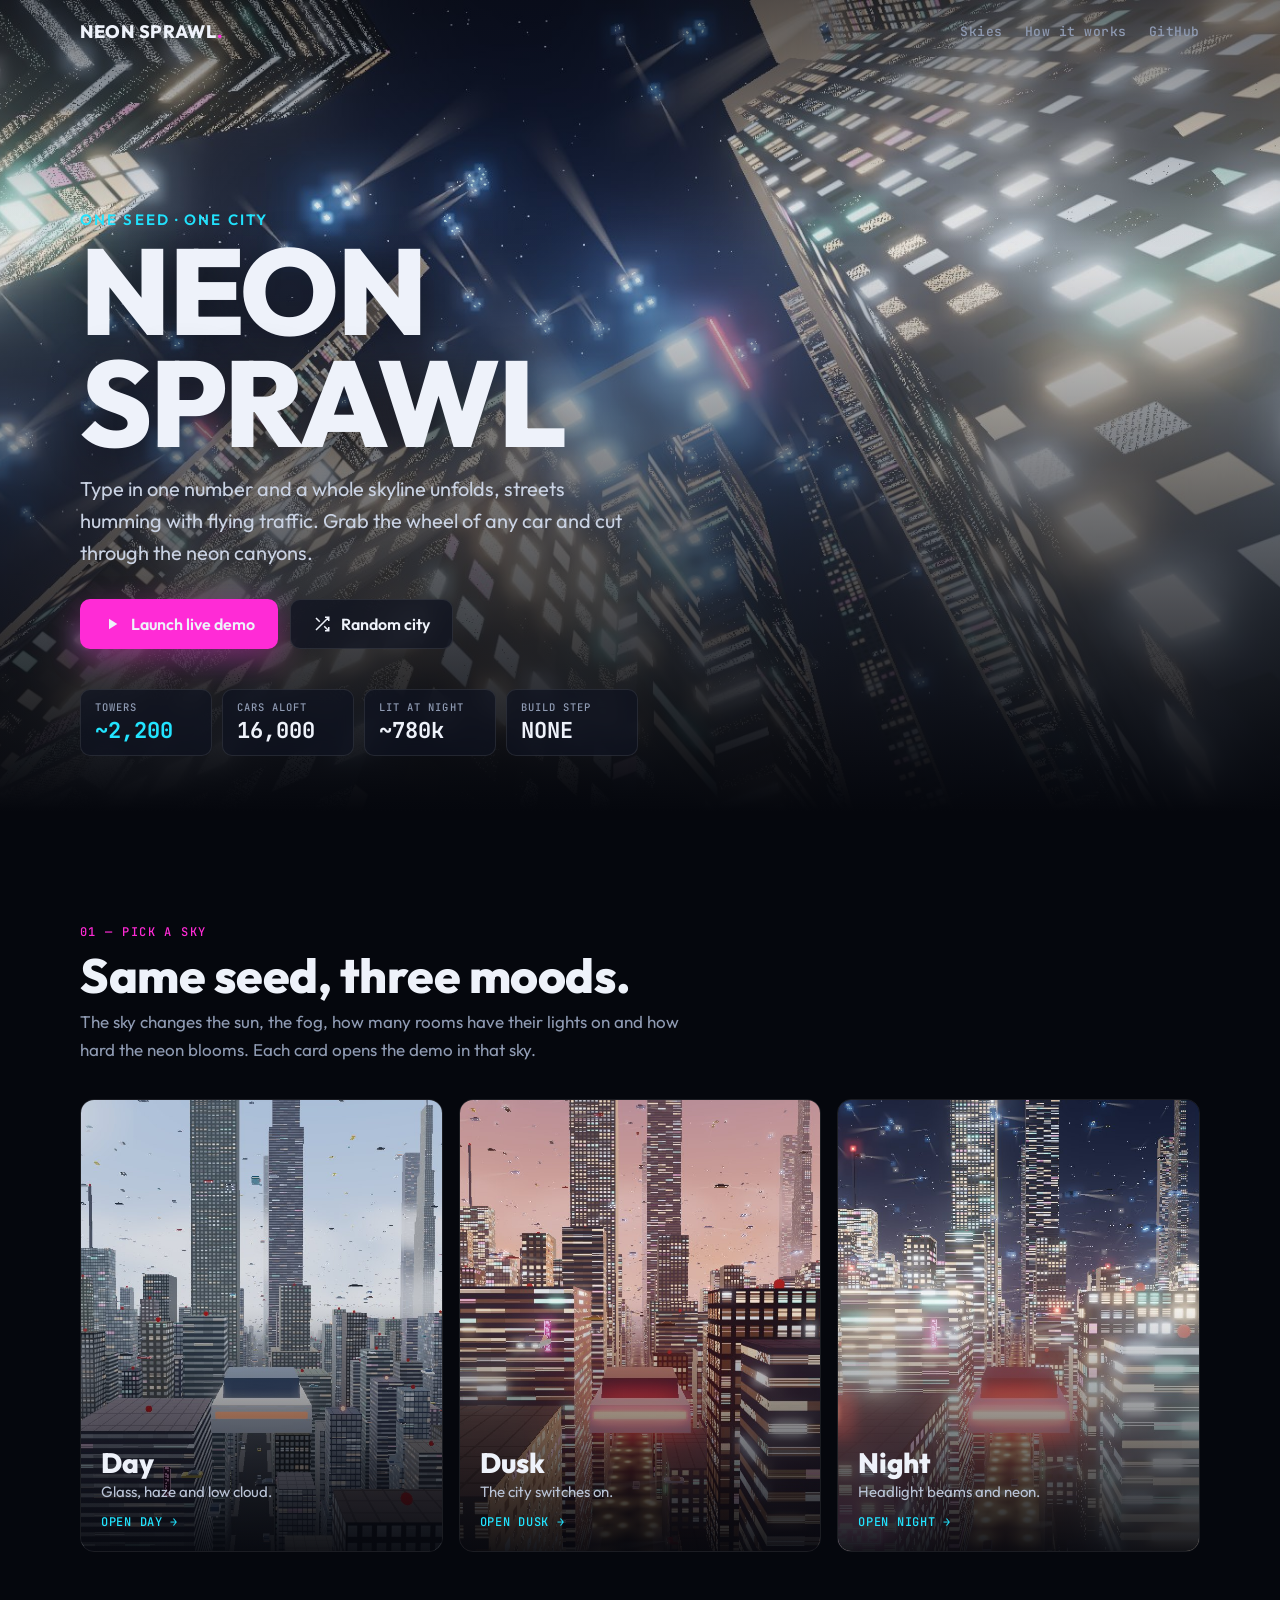
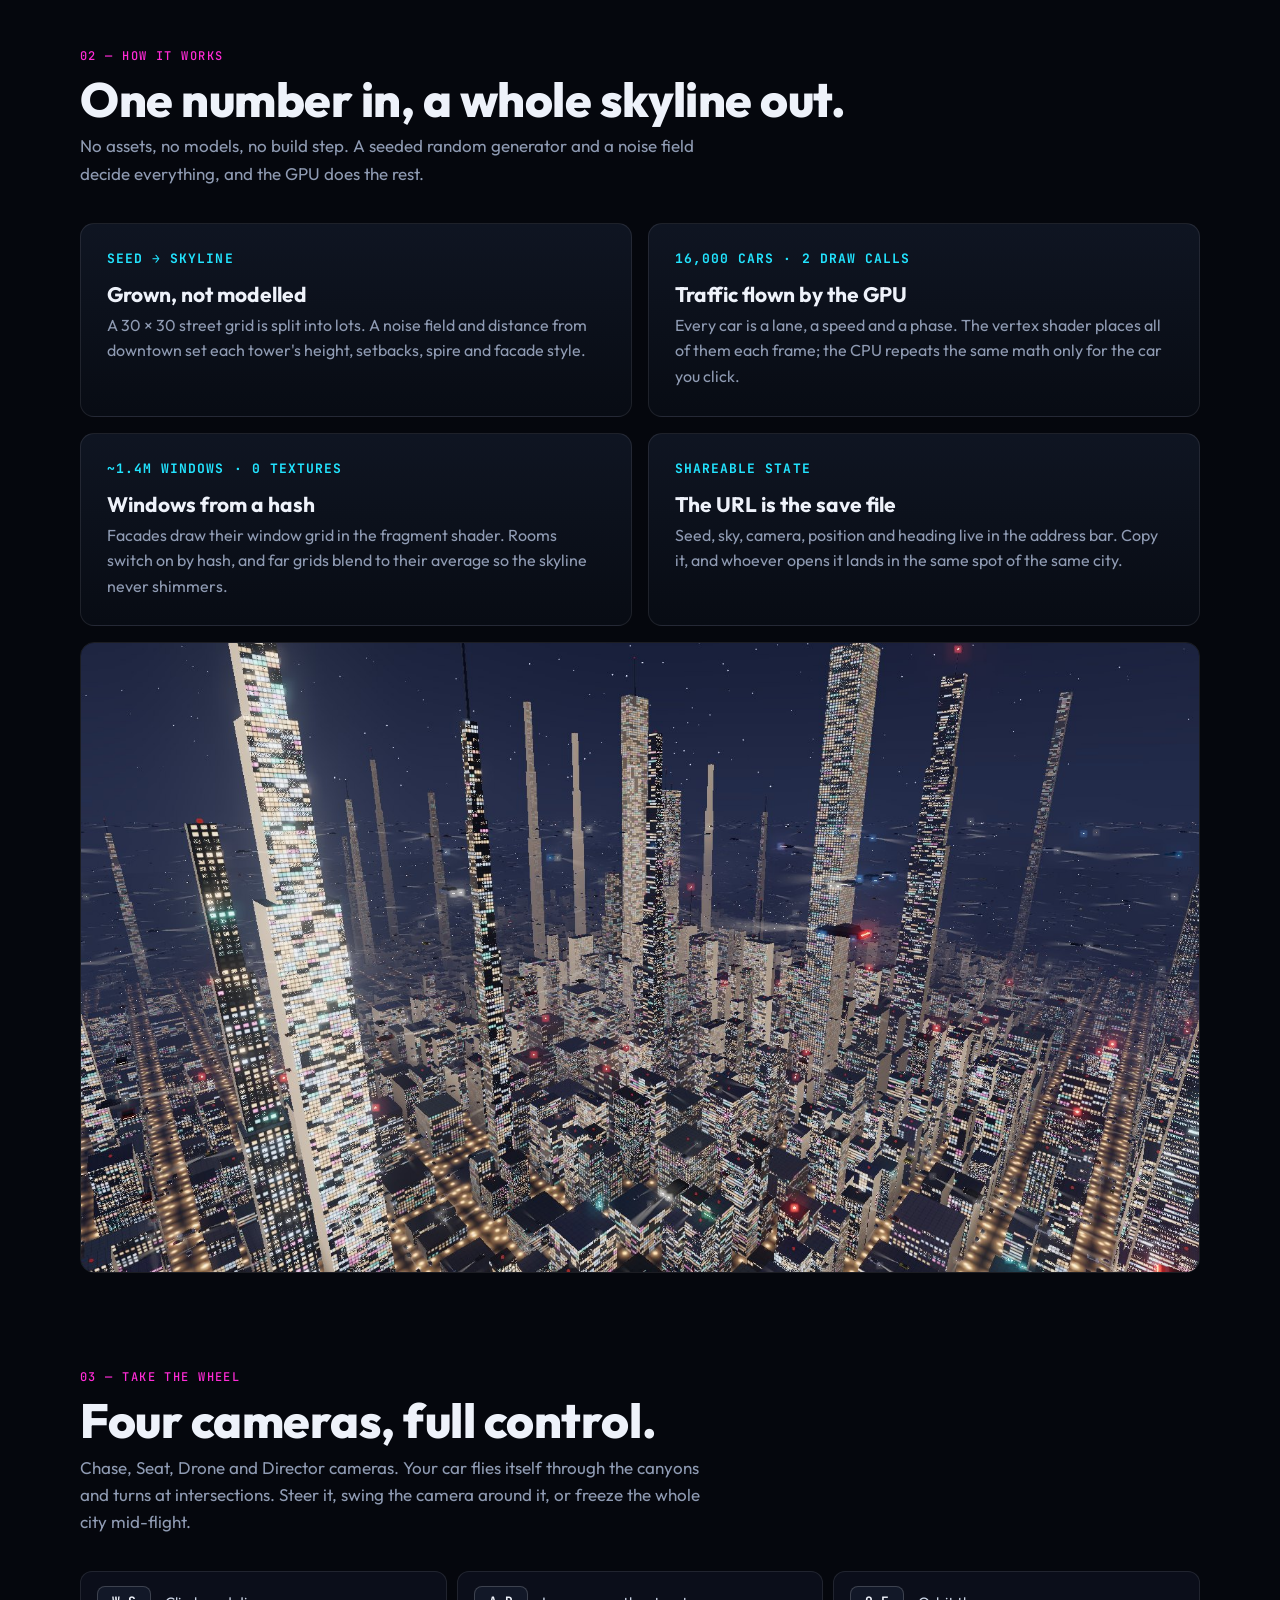
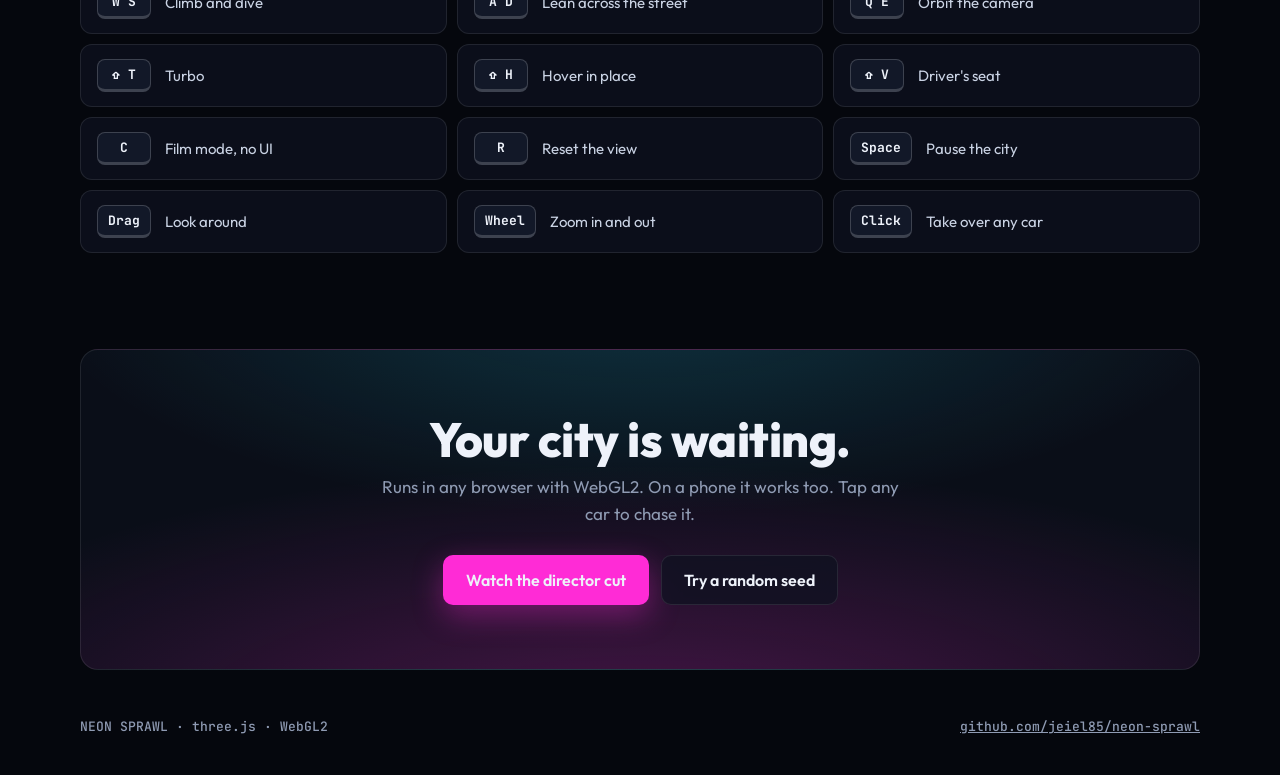
<file: index.html>
<!doctype html>
<html lang="en">
<head>
<meta charset="utf-8">
<meta name="viewport" content="width=device-width,initial-scale=1">
<title>Neon Sprawl — a flying-car city from a single number</title>
<meta name="description" content="A whole cyberpunk city from a single number: 2,200 towers and 16,000 flying cars, running live in your browser.">
<meta property="og:title" content="Neon Sprawl">
<meta property="og:description" content="A whole cyberpunk city from a single number. Fly it live in your browser.">
<meta property="og:image" content="https://jeiel85.github.io/neon-sprawl/assets/night-skyline.jpg">
<meta property="og:type" content="website">
<meta name="twitter:card" content="summary_large_image">
<meta name="theme-color" content="#05070d">
<link rel="icon" href="data:image/svg+xml,%3Csvg xmlns='http://www.w3.org/2000/svg' viewBox='0 0 32 32'%3E%3Crect width='32' height='32' rx='7' fill='%230b0f1a'/%3E%3Cpath d='M5 30V11h5v19M11 30V5h6v25M18 30V14h4v16M23 30V8h5v22' fill='%23394560'/%3E%3Crect x='8' y='18' width='16' height='2' rx='1' fill='%23ff3b3b'/%3E%3C/svg%3E">
<link rel="preconnect" href="https://fonts.googleapis.com">
<link rel="preconnect" href="https://fonts.gstatic.com" crossorigin>
<link href="https://fonts.googleapis.com/css2?family=Outfit:wght@400;600;800&family=JetBrains+Mono:wght@500;700&display=swap" rel="stylesheet">
<style>
  :root {
    --bg: #05070d;
    --panel: rgba(14, 19, 32, 0.72);
    --line: rgba(255, 255, 255, 0.09);
    --text: #eef2fa;
    --dim: #8f9bb3;
    --accent: #22e4ff;
    --hot: #ff2bd6;
    --mono: 'JetBrains Mono', ui-monospace, monospace;
    --sans: 'Outfit', system-ui, sans-serif;
  }

  * { box-sizing: border-box; }

  html { scroll-behavior: smooth; }

  body {
    margin: 0;
    background: var(--bg);
    color: var(--text);
    font: 400 17px/1.6 var(--sans);
    -webkit-font-smoothing: antialiased;
  }

  a { color: inherit; }

  .wrap { width: min(1120px, 100% - 32px); margin: 0 auto; }

  /* ---------- hero */
  .hero {
    position: relative;
    min-height: 92vh;
    display: grid;
    align-items: end;
    padding: 120px 0 72px;
    overflow: hidden;
  }

  .hero picture, .hero img.bg {
    position: absolute;
    inset: 0;
    width: 100%;
    height: 100%;
    object-fit: cover;
    animation: drift 30s ease-in-out infinite alternate;
  }

  @keyframes drift {
    from { transform: scale(1.04) translateY(0); }
    to { transform: scale(1.12) translateY(-2%); }
  }

  @media (prefers-reduced-motion: reduce) {
    .hero img.bg { animation: none; transform: scale(1.04); }
  }

  .hero::after {
    content: '';
    position: absolute;
    inset: 0;
    background:
      linear-gradient(180deg, rgba(5, 7, 13, 0.55) 0%, rgba(5, 7, 13, 0) 30%),
      linear-gradient(0deg, var(--bg) 2%, rgba(5, 7, 13, 0.55) 40%, rgba(5, 7, 13, 0) 75%);
  }

  .topbar {
    position: absolute;
    z-index: 2;
    top: 0;
    left: 0;
    right: 0;
    padding: 20px 0;
  }

  .topbar .wrap { display: flex; justify-content: space-between; align-items: center; }

  .logo { font: 800 18px var(--sans); letter-spacing: 0.04em; text-decoration: none; }
  .logo span { color: var(--hot); }

  .topbar nav { display: flex; gap: 22px; font: 500 13px var(--mono); letter-spacing: 0.04em; }
  .topbar nav a { color: var(--dim); text-decoration: none; }
  .topbar nav a:hover { color: var(--text); }

  .hero .wrap { position: relative; z-index: 1; }

  .kicker {
    font: 600 15px var(--sans);
    letter-spacing: 0.14em;
    color: var(--accent);
  }

  h1 {
    margin: 6px 0 14px;
    font: 800 clamp(56px, 9.5vw, 132px)/0.92 var(--sans);
    letter-spacing: -0.02em;
    text-shadow: 0 6px 40px rgba(0, 0, 0, 0.45);
  }

  .lede { max-width: 560px; margin: 0 0 30px; font-size: 20px; color: #c9d2e3; }

  .cta { display: flex; flex-wrap: wrap; gap: 12px; }

  .btn {
    display: inline-flex;
    align-items: center;
    gap: 10px;
    padding: 14px 22px;
    border-radius: 10px;
    border: 1px solid var(--line);
    background: var(--panel);
    backdrop-filter: blur(10px);
    font: 600 16px var(--sans);
    text-decoration: none;
    transition: transform 0.15s, filter 0.15s, background 0.15s;
  }

  .btn:hover { transform: translateY(-1px); background: rgba(30, 38, 58, 0.8); }
  .btn.primary { background: var(--hot); border-color: transparent; box-shadow: 0 10px 30px rgba(255, 43, 214, 0.35); }
  .btn.primary:hover { filter: brightness(1.08); background: var(--hot); }
  .btn svg { width: 18px; height: 18px; }

  .stats {
    display: flex;
    flex-wrap: wrap;
    gap: 10px;
    margin-top: 40px;
  }

  .stat {
    min-width: 132px;
    padding: 10px 14px;
    border: 1px solid var(--line);
    border-radius: 10px;
    background: var(--panel);
    backdrop-filter: blur(10px);
  }

  .stat span { display: block; font: 500 10.5px var(--mono); letter-spacing: 0.1em; color: var(--dim); }
  .stat b { display: block; margin-top: 2px; font: 700 22px var(--mono); }
  .stat:first-child b { color: var(--accent); }

  /* ---------- sections */
  section { padding: 96px 0 0; }

  h2 {
    margin: 0 0 8px;
    font: 800 clamp(32px, 5vw, 48px)/1.05 var(--sans);
    letter-spacing: -0.01em;
  }

  .sub { margin: 0 0 36px; color: var(--dim); max-width: 620px; }

  .label { font: 500 12px var(--mono); letter-spacing: 0.12em; color: var(--hot); margin-bottom: 10px; }

  /* sky cards */
  .skies { display: grid; grid-template-columns: repeat(3, 1fr); gap: 16px; }

  .sky {
    position: relative;
    display: block;
    aspect-ratio: 4 / 5;
    border-radius: 14px;
    overflow: hidden;
    border: 1px solid var(--line);
    text-decoration: none;
  }

  .sky img { width: 100%; height: 100%; object-fit: cover; transition: transform 0.5s; }
  .sky:hover img { transform: scale(1.06); }

  .sky::after {
    content: '';
    position: absolute;
    inset: 0;
    background: linear-gradient(0deg, rgba(5, 7, 13, 0.92) 0%, rgba(5, 7, 13, 0) 55%);
  }

  .sky div { position: absolute; z-index: 1; left: 20px; right: 20px; bottom: 18px; }
  .sky strong { display: block; font: 800 28px var(--sans); }
  .sky small { display: block; color: #b9c3d6; font-size: 15px; }
  .sky em { display: inline-block; margin-top: 10px; font: 500 12px var(--mono); font-style: normal; color: var(--accent); letter-spacing: 0.06em; }

  /* features */
  .features { display: grid; grid-template-columns: repeat(2, 1fr); gap: 16px; }

  .feature {
    padding: 26px;
    border: 1px solid var(--line);
    border-radius: 14px;
    background: linear-gradient(180deg, rgba(20, 27, 44, 0.7), rgba(10, 14, 24, 0.7));
  }

  .feature h3 { margin: 0 0 6px; font: 700 21px var(--sans); }
  .feature p { margin: 0; color: var(--dim); font-size: 16px; }
  .feature .num { font: 700 13px var(--mono); color: var(--accent); letter-spacing: 0.08em; margin-bottom: 14px; }

  .wide {
    margin-top: 16px;
    border-radius: 14px;
    overflow: hidden;
    border: 1px solid var(--line);
  }

  .wide img { display: block; width: 100%; height: auto; }

  /* controls */
  .controls {
    display: grid;
    grid-template-columns: repeat(3, 1fr);
    gap: 10px;
  }

  .key {
    display: flex;
    align-items: center;
    gap: 14px;
    padding: 14px 16px;
    border: 1px solid var(--line);
    border-radius: 12px;
    background: var(--panel);
  }

  kbd {
    flex: 0 0 auto;
    min-width: 54px;
    padding: 6px 10px;
    border: 1px solid rgba(255, 255, 255, 0.18);
    border-bottom-width: 3px;
    border-radius: 8px;
    background: #121828;
    font: 700 13px var(--mono);
    text-align: center;
  }

  .key span { color: #c9d2e3; font-size: 15px; }

  /* final cta */
  .final {
    margin-top: 96px;
    padding: 64px 32px;
    border-radius: 18px;
    border: 1px solid var(--line);
    background:
      radial-gradient(120% 140% at 50% 120%, rgba(255, 43, 214, 0.25), rgba(255, 43, 214, 0) 60%),
      radial-gradient(90% 120% at 50% -20%, rgba(34, 228, 255, 0.18), rgba(34, 228, 255, 0) 60%),
      #0a0e18;
    text-align: center;
  }

  .final .cta { justify-content: center; }
  .final p { color: var(--dim); margin: 0 auto 28px; max-width: 520px; }

  .seedlink { font: 500 14px var(--mono); color: var(--accent); }

  footer {
    padding: 48px 0 40px;
    color: var(--dim);
    font: 500 13px var(--mono);
  }

  footer .wrap { display: flex; flex-wrap: wrap; justify-content: space-between; gap: 12px; }
  footer a { color: var(--dim); }
  footer a:hover { color: var(--text); }

  a:focus-visible { outline: 2px solid var(--accent); outline-offset: 3px; }

  @media (max-width: 860px) {
    .skies { grid-template-columns: 1fr; }
    .sky { aspect-ratio: 16 / 10; }
    .features { grid-template-columns: 1fr; }
    .controls { grid-template-columns: 1fr 1fr; }
    .topbar nav a.hide-sm { display: none; }
  }

  @media (max-width: 520px) {
    body { font-size: 16px; }
    .hero { min-height: 88vh; padding-bottom: 48px; }
    .lede { font-size: 17px; }
    .controls { grid-template-columns: 1fr; }
    .stat { min-width: 0; flex: 1 1 40%; }
    .btn { flex: 1 1 auto; justify-content: center; }
    section { padding-top: 72px; }
    .final { padding: 44px 20px; }
  }
</style>
</head>
<body>

<header class="hero">
  <img class="bg" src="assets/night-lowangle.jpg" alt="" fetchpriority="high">
  <div class="topbar">
    <div class="wrap">
      <a class="logo" href="./">NEON SPRAWL<span>.</span></a>
      <nav>
        <a class="hide-sm" href="#skies">Skies</a>
        <a class="hide-sm" href="#how">How it works</a>
        <a href="https://github.com/jeiel85/neon-sprawl">GitHub</a>
      </nav>
    </div>
  </div>
  <div class="wrap">
    <div class="kicker">ONE SEED · ONE CITY</div>
    <h1>NEON<br>SPRAWL</h1>
    <p class="lede">Type in one number and a whole skyline unfolds, streets humming with flying traffic. Grab the wheel of any car and cut through the neon canyons.</p>
    <div class="cta">
      <a class="btn primary" href="app/#seed=4417&amp;sky=night&amp;view=chase">
        <svg viewBox="0 0 24 24" fill="currentColor" aria-hidden="true"><path d="M8 5v14l11-7z"/></svg>
        Launch live demo
      </a>
      <a class="btn" id="random" href="app/">
        <svg viewBox="0 0 24 24" fill="none" stroke="currentColor" stroke-width="2" aria-hidden="true"><path d="M16 3h5v5M4 20 21 3M21 16v5h-5M15 15l6 6M4 4l5 5"/></svg>
        Random city
      </a>
    </div>
    <div class="stats">
      <div class="stat"><span>TOWERS</span><b>~2,200</b></div>
      <div class="stat"><span>CARS ALOFT</span><b>16,000</b></div>
      <div class="stat"><span>LIT AT NIGHT</span><b>~780k</b></div>
      <div class="stat"><span>BUILD STEP</span><b>NONE</b></div>
    </div>
  </div>
</header>

<main>
  <section id="skies">
    <div class="wrap">
      <div class="label">01 — PICK A SKY</div>
      <h2>Same seed, three moods.</h2>
      <p class="sub">The sky changes the sun, the fog, how many rooms have their lights on and how hard the neon blooms. Each card opens the demo in that sky.</p>
      <div class="skies">
        <a class="sky" href="app/#seed=4417&amp;sky=day&amp;view=chase">
          <img src="assets/day-canyon.jpg" alt="Daytime view down a street canyon of glass towers" loading="lazy">
          <div><strong>Day</strong><small>Glass, haze and low cloud.</small><em>OPEN DAY →</em></div>
        </a>
        <a class="sky" href="app/#seed=4417&amp;sky=dusk&amp;view=chase">
          <img src="assets/dusk-chase.jpg" alt="Chasing a flying car through towers at dusk" loading="lazy">
          <div><strong>Dusk</strong><small>The city switches on.</small><em>OPEN DUSK →</em></div>
        </a>
        <a class="sky" href="app/#seed=4417&amp;sky=night&amp;view=chase">
          <img src="assets/night-chase.jpg" alt="Night street canyon with lit windows and headlights" loading="lazy">
          <div><strong>Night</strong><small>Headlight beams and neon.</small><em>OPEN NIGHT →</em></div>
        </a>
      </div>
    </div>
  </section>

  <section id="how">
    <div class="wrap">
      <div class="label">02 — HOW IT WORKS</div>
      <h2>One number in, a whole skyline out.</h2>
      <p class="sub">No assets, no models, no build step. A seeded random generator and a noise field decide everything, and the GPU does the rest.</p>
      <div class="features">
        <div class="feature">
          <div class="num">SEED → SKYLINE</div>
          <h3>Grown, not modelled</h3>
          <p>A 30 × 30 street grid is split into lots. A noise field and distance from downtown set each tower's height, setbacks, spire and facade style.</p>
        </div>
        <div class="feature">
          <div class="num">16,000 CARS · 2 DRAW CALLS</div>
          <h3>Traffic flown by the GPU</h3>
          <p>Every car is a lane, a speed and a phase. The vertex shader places all of them each frame; the CPU repeats the same math only for the car you click.</p>
        </div>
        <div class="feature">
          <div class="num">~1.4M WINDOWS · 0 TEXTURES</div>
          <h3>Windows from a hash</h3>
          <p>Facades draw their window grid in the fragment shader. Rooms switch on by hash, and far grids blend to their average so the skyline never shimmers.</p>
        </div>
        <div class="feature">
          <div class="num">SHAREABLE STATE</div>
          <h3>The URL is the save file</h3>
          <p>Seed, sky, camera, position and heading live in the address bar. Copy it, and whoever opens it lands in the same spot of the same city.</p>
        </div>
      </div>
      <div class="wide"><img src="assets/night-skyline.jpg" alt="Aerial night view over the whole city with lit streets and towers" loading="lazy" width="1600" height="900"></div>
    </div>
  </section>

  <section id="controls">
    <div class="wrap">
      <div class="label">03 — TAKE THE WHEEL</div>
      <h2>Four cameras, full control.</h2>
      <p class="sub">Chase, Seat, Drone and Director cameras. Your car flies itself through the canyons and turns at intersections. Steer it, swing the camera around it, or freeze the whole city mid-flight.</p>
      <div class="controls">
        <div class="key"><kbd>W S</kbd><span>Climb and dive</span></div>
        <div class="key"><kbd>A D</kbd><span>Lean across the street</span></div>
        <div class="key"><kbd>Q E</kbd><span>Orbit the camera</span></div>
        <div class="key"><kbd>⇧ T</kbd><span>Turbo</span></div>
        <div class="key"><kbd>⇧ H</kbd><span>Hover in place</span></div>
        <div class="key"><kbd>⇧ V</kbd><span>Driver's seat</span></div>
        <div class="key"><kbd>C</kbd><span>Film mode, no UI</span></div>
        <div class="key"><kbd>R</kbd><span>Reset the view</span></div>
        <div class="key"><kbd>Space</kbd><span>Pause the city</span></div>
        <div class="key"><kbd>Drag</kbd><span>Look around</span></div>
        <div class="key"><kbd>Wheel</kbd><span>Zoom in and out</span></div>
        <div class="key"><kbd>Click</kbd><span>Take over any car</span></div>
      </div>

      <div class="final">
        <h2>Your city is waiting.</h2>
        <p>Runs in any browser with WebGL2. On a phone it works too. Tap any car to chase it.</p>
        <div class="cta">
          <a class="btn primary" href="app/#seed=4417&amp;sky=night&amp;view=director">Watch the director cut</a>
          <a class="btn" id="random2" href="app/">Try a random seed</a>
        </div>
      </div>
    </div>
  </section>
</main>

<footer>
  <div class="wrap">
    <span>NEON SPRAWL · three.js · WebGL2</span>
    <a href="https://github.com/jeiel85/neon-sprawl">github.com/jeiel85/neon-sprawl</a>
  </div>
</footer>

<script>
  // Random-city buttons get a fresh seed each time the page loads.
  for (const id of ['random', 'random2']) {
    const seed = Math.floor(Math.random() * 100000);
    const sky = ['day', 'dusk', 'night'][Math.floor(Math.random() * 3)];
    document.getElementById(id).href = `app/#seed=${seed}&sky=${sky}&view=chase`;
  }
</script>
</body>
</html>
</file>
